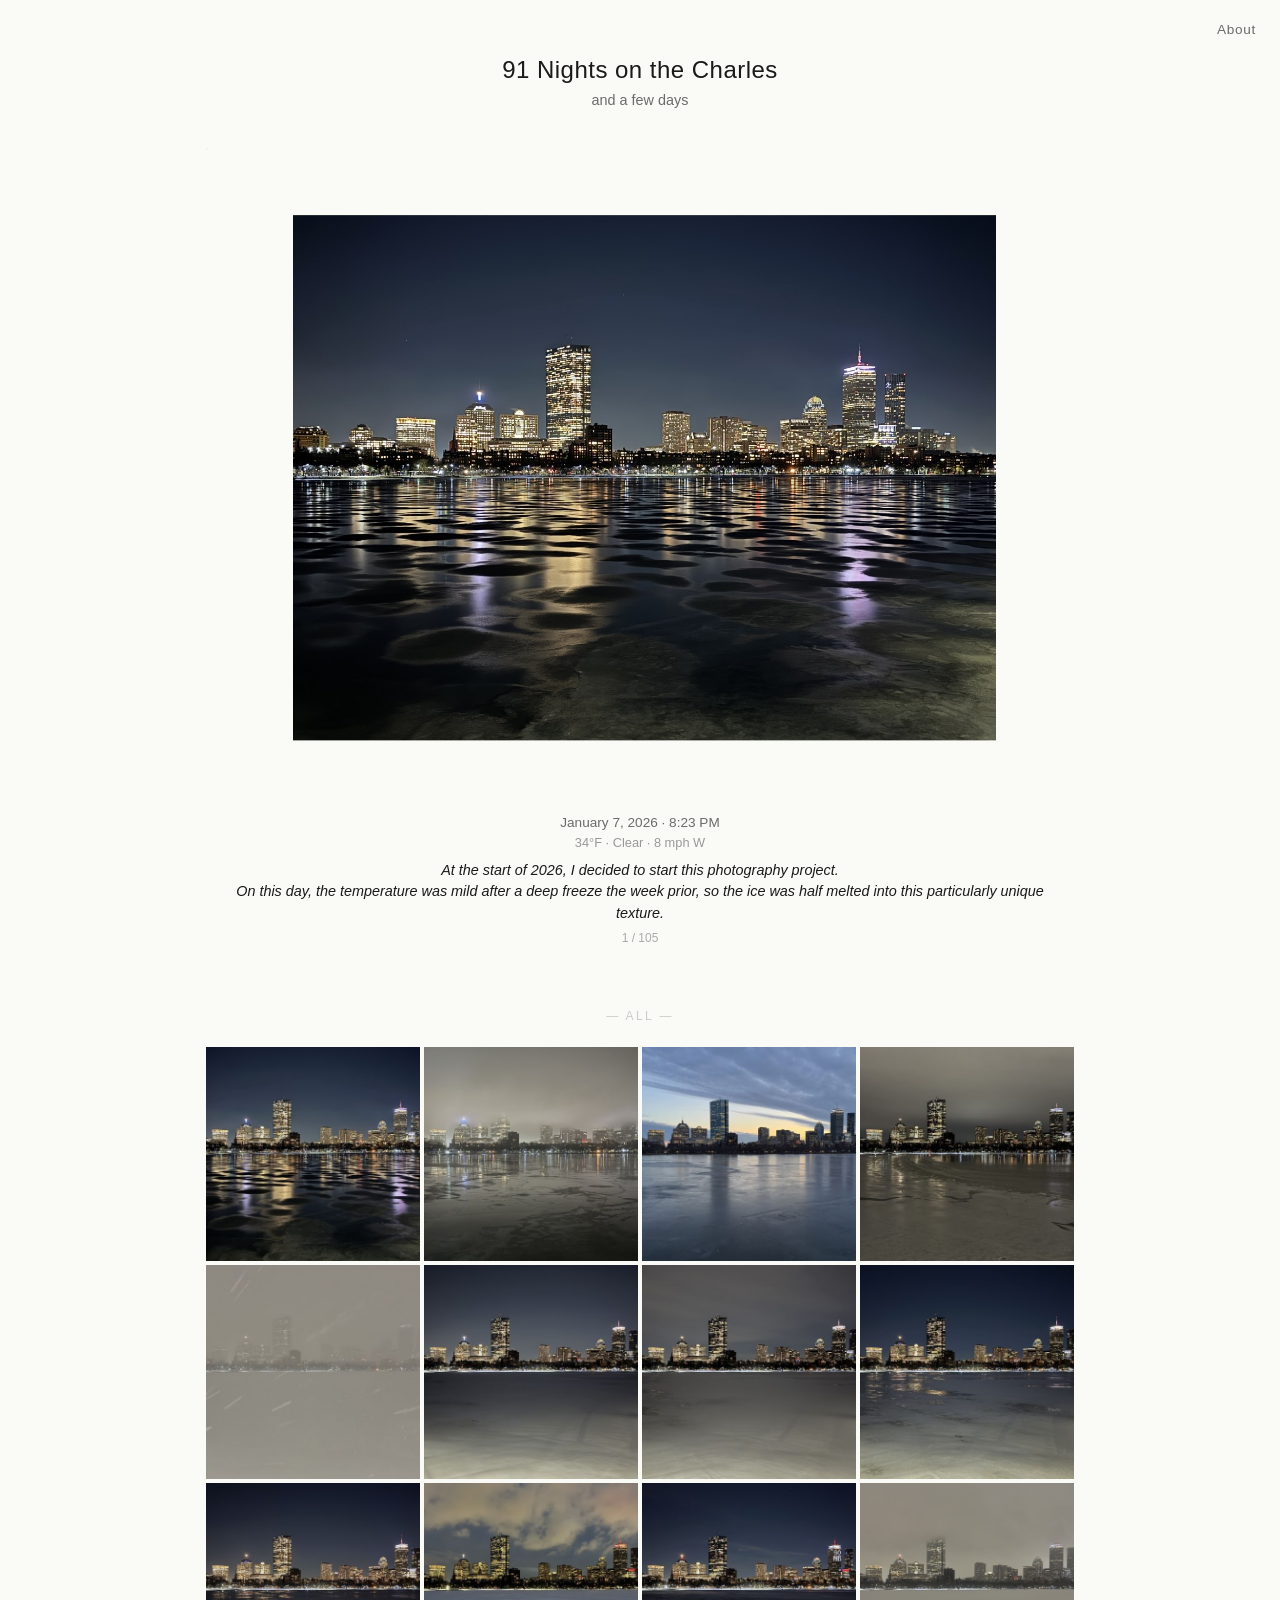
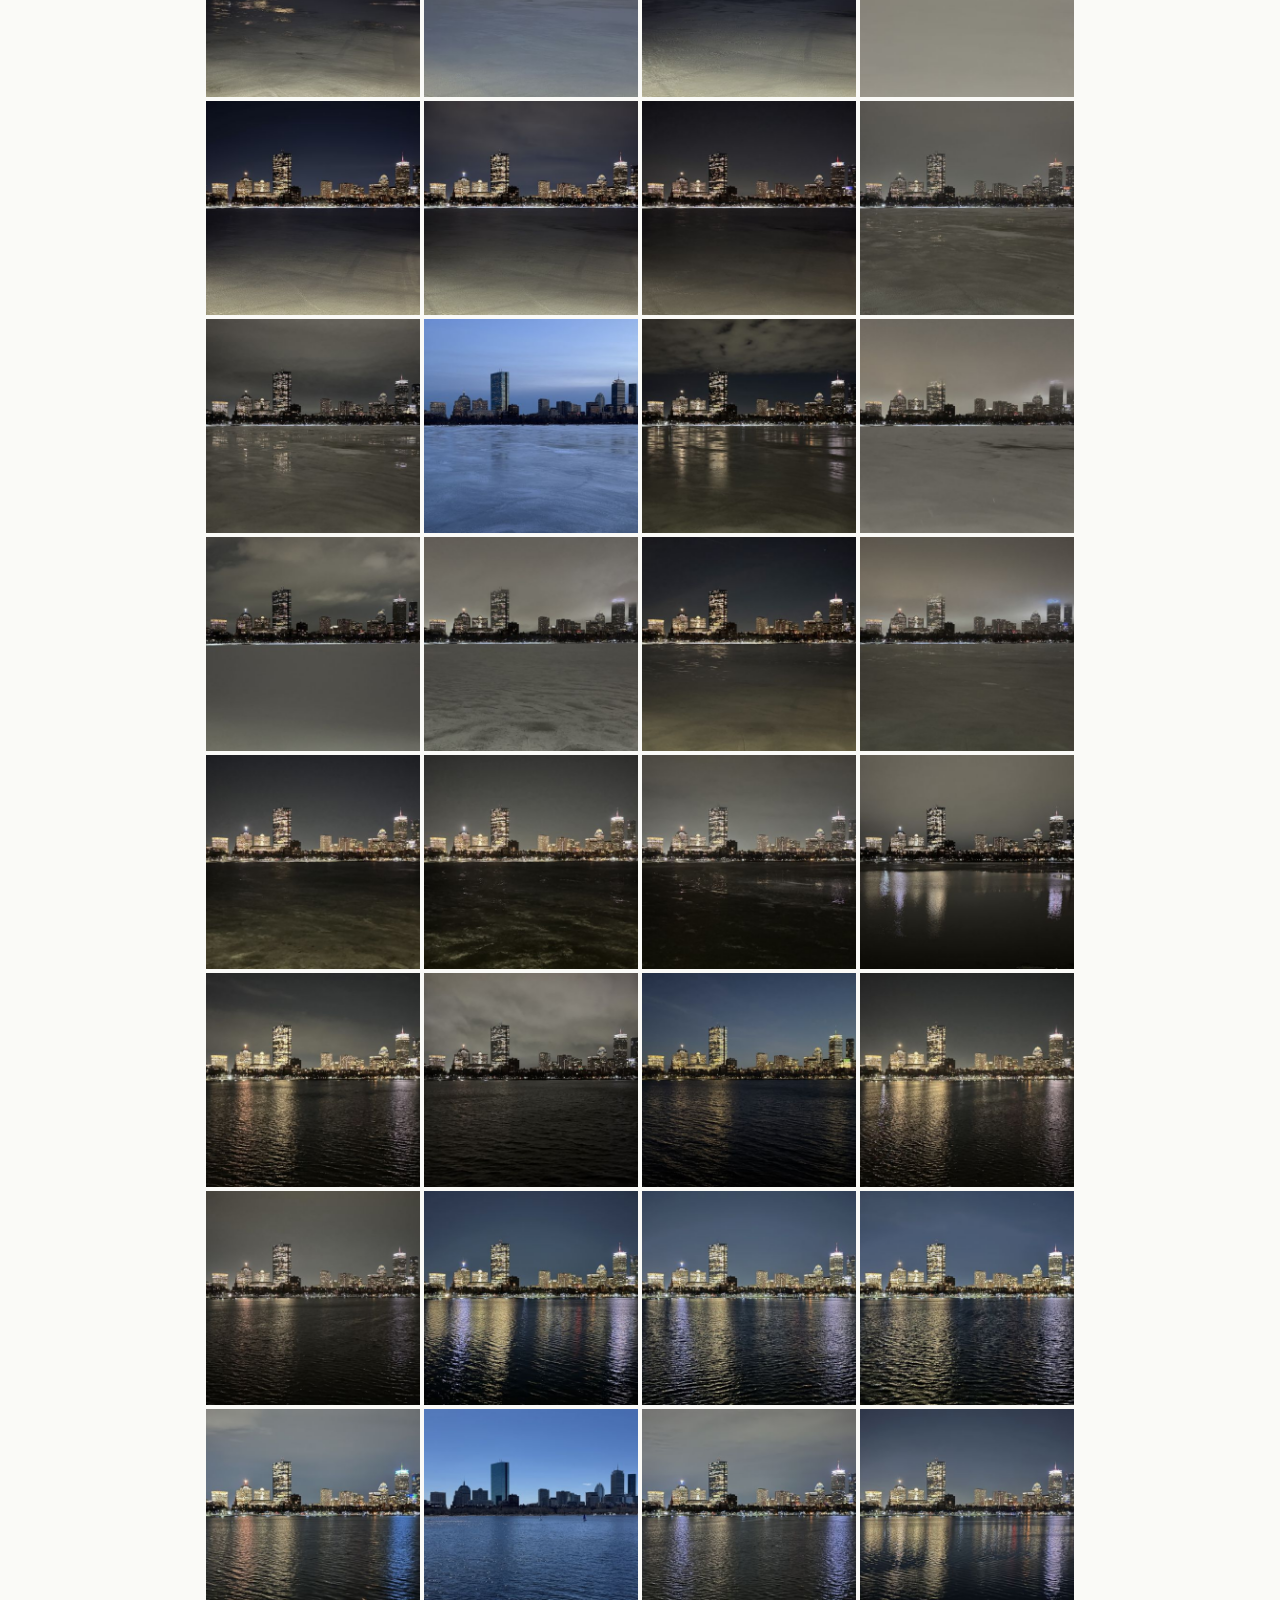
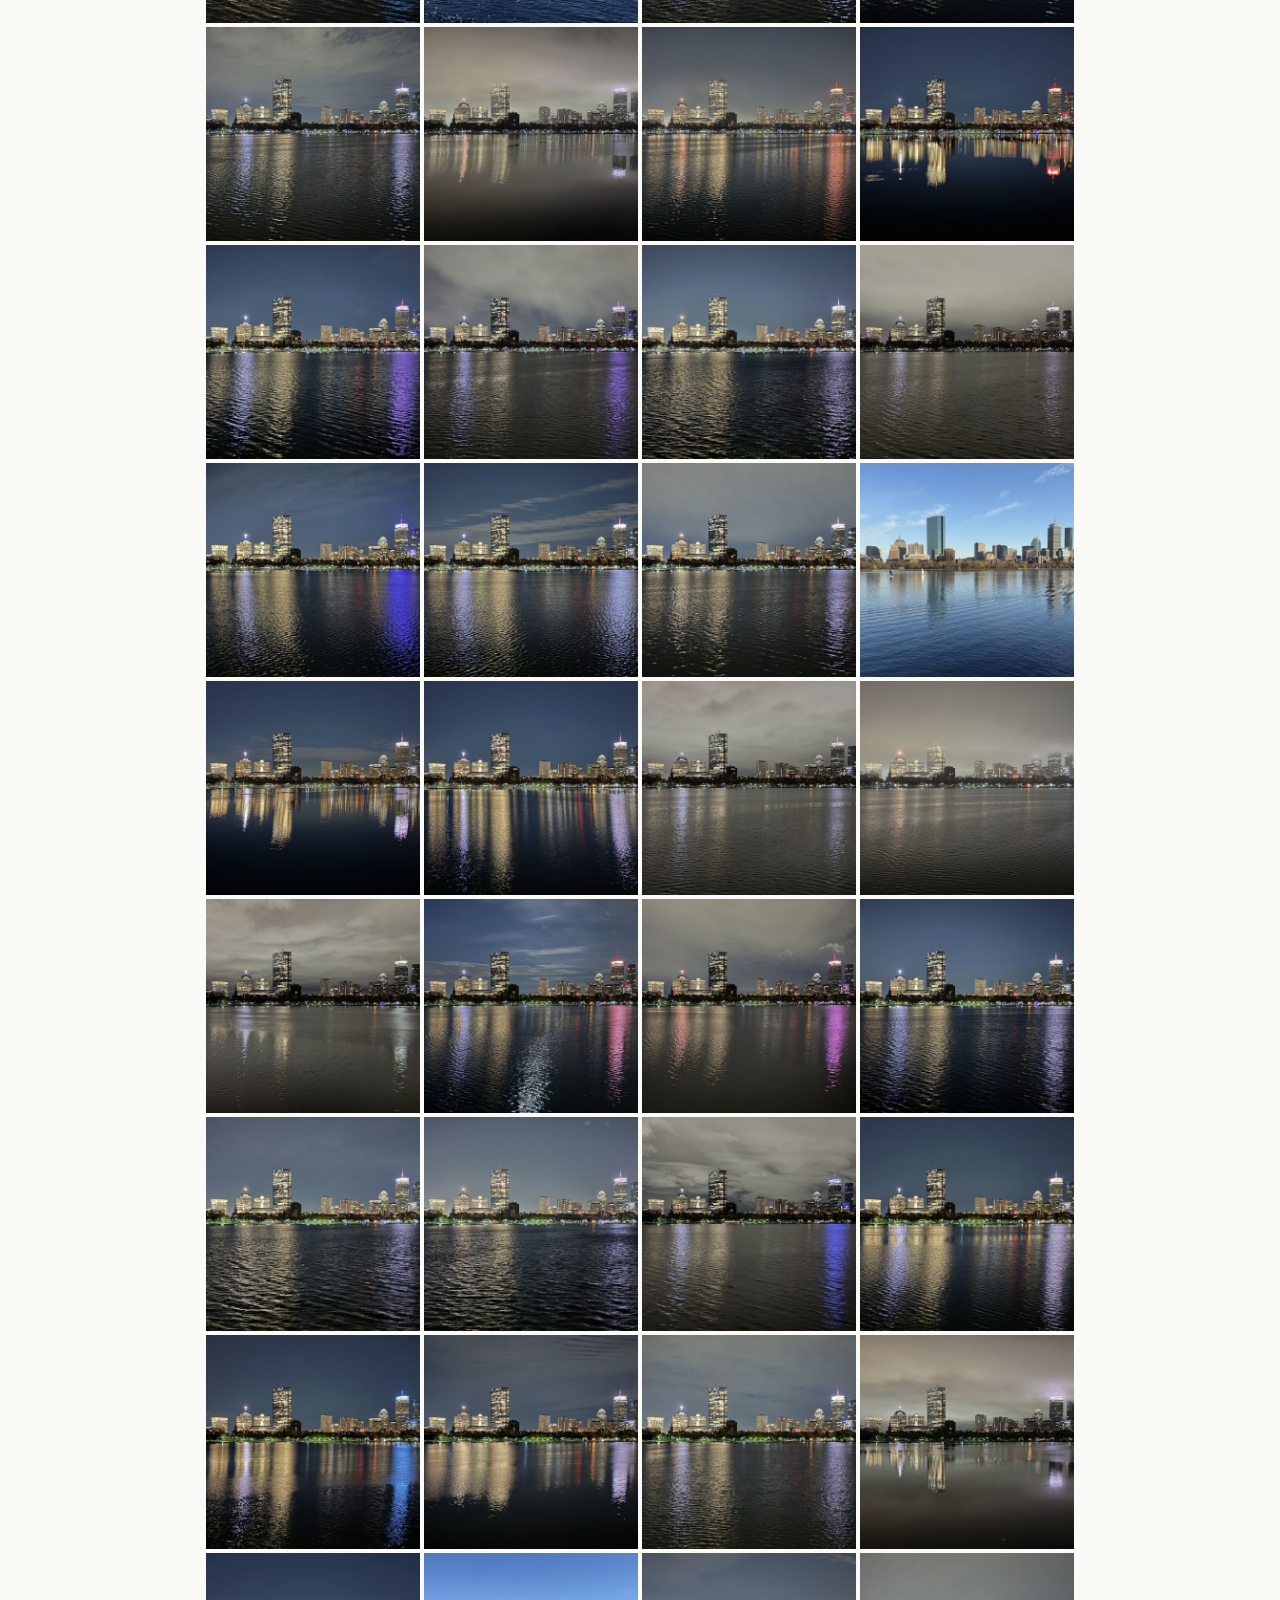
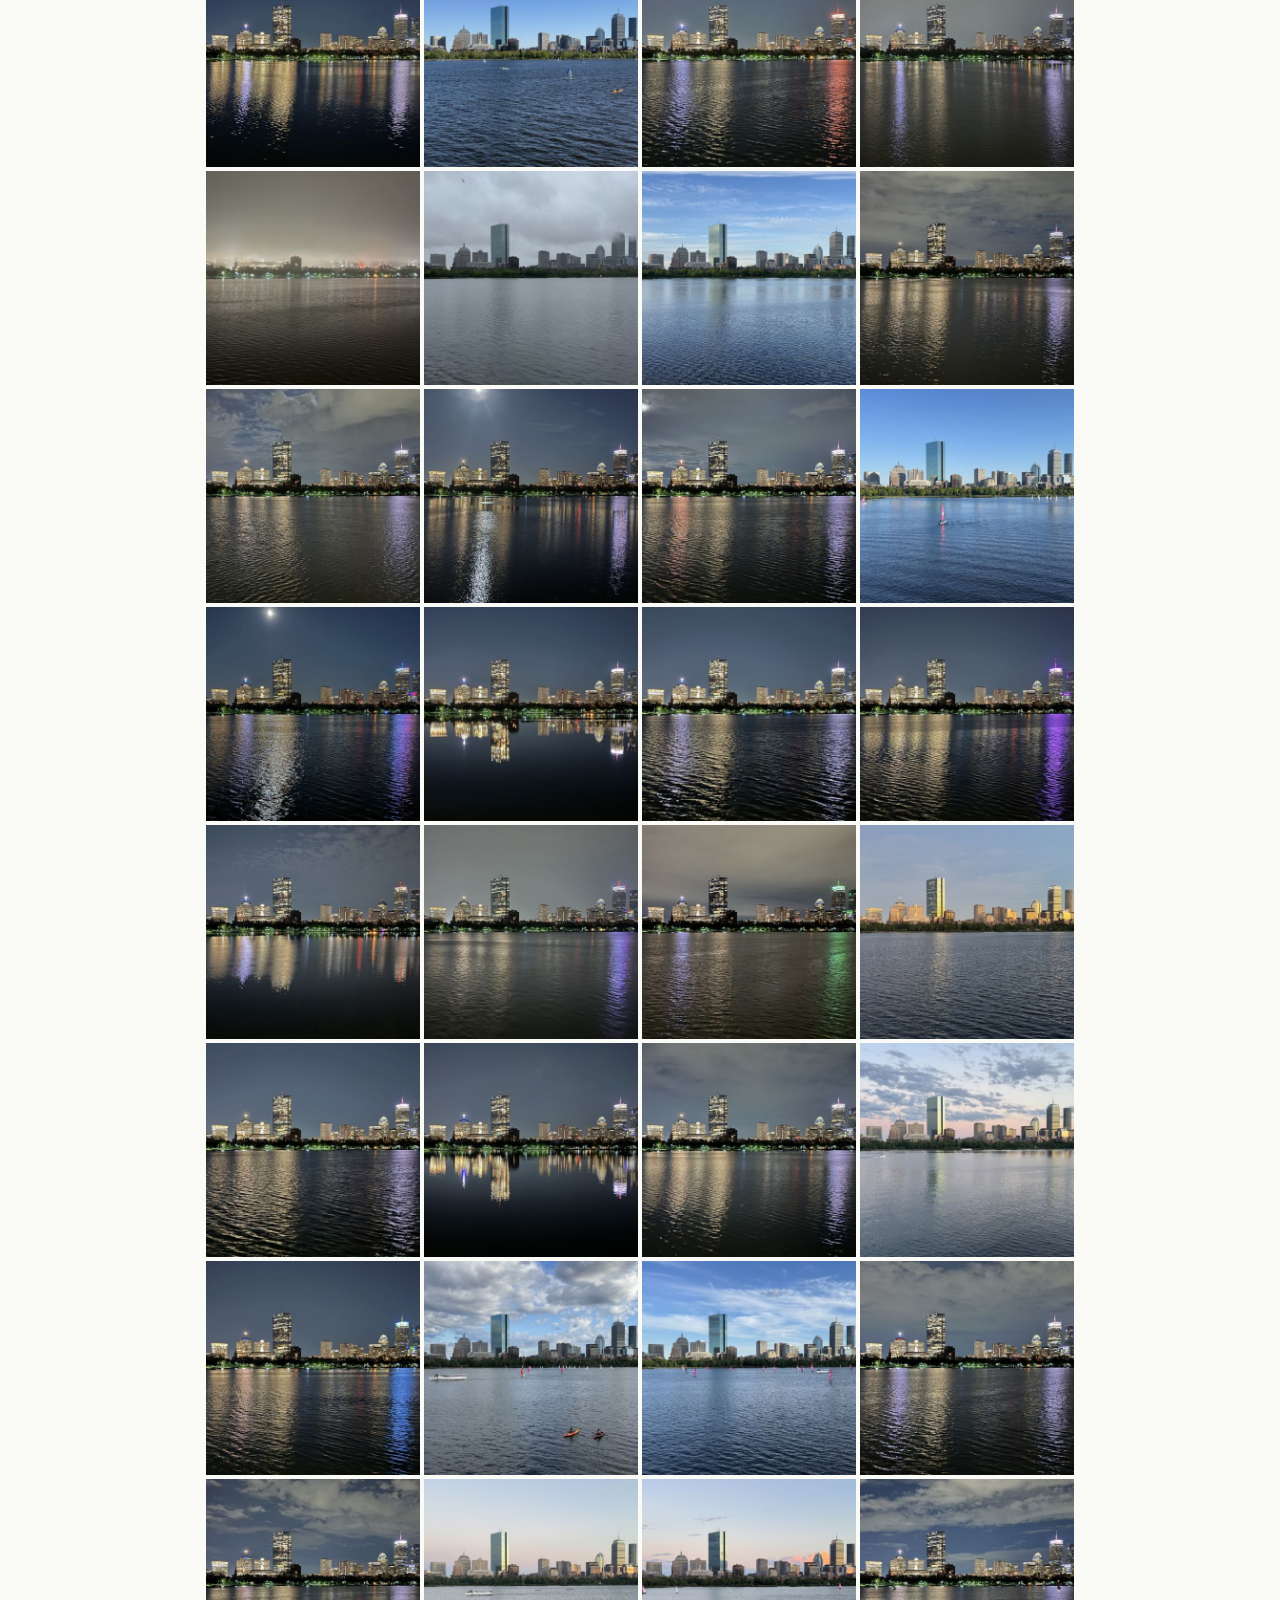
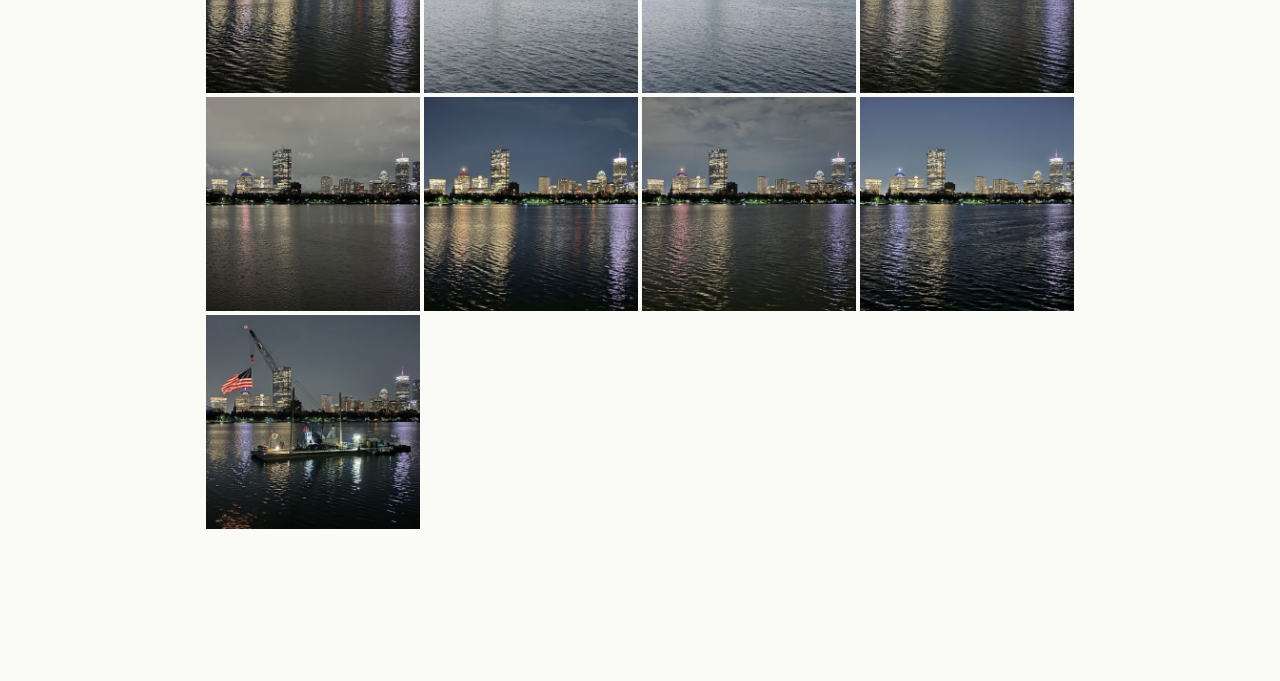
<file: index.html>
<!doctype html>
<html lang="en">
<head>
  <meta charset="utf-8">
  <meta name="viewport" content="width=device-width, initial-scale=1">
  <title>Photos on the Charles</title>
  <link rel="stylesheet" href="styles.css">
  <script src="app.js" defer></script>
</head>
<body>
  <nav class="site-nav"><a href="about.html">About</a></nav>

  <header>
    <h1 id="title">Photos on the Charles</h1>
    <p id="subtitle"></p>
  </header>

  <section class="carousel" aria-label="Photo slideshow">
    <div class="stage" id="stage">
      <button class="nav prev" id="prev" aria-label="Previous">&#8249;</button>
      <button class="nav next" id="next" aria-label="Next">&#8250;</button>
      <button class="playpause" id="playpause" type="button" aria-label="Pause slideshow">&#10073;&#10073;</button>
    </div>
    <div class="caption" id="caption"></div>
    <div class="counter" id="counter"></div>
  </section>

  <div class="divider">— ALL —</div>

  <section class="grid" id="grid" aria-label="All photos"></section>

  <footer></footer>
</body>
</html>
</file>
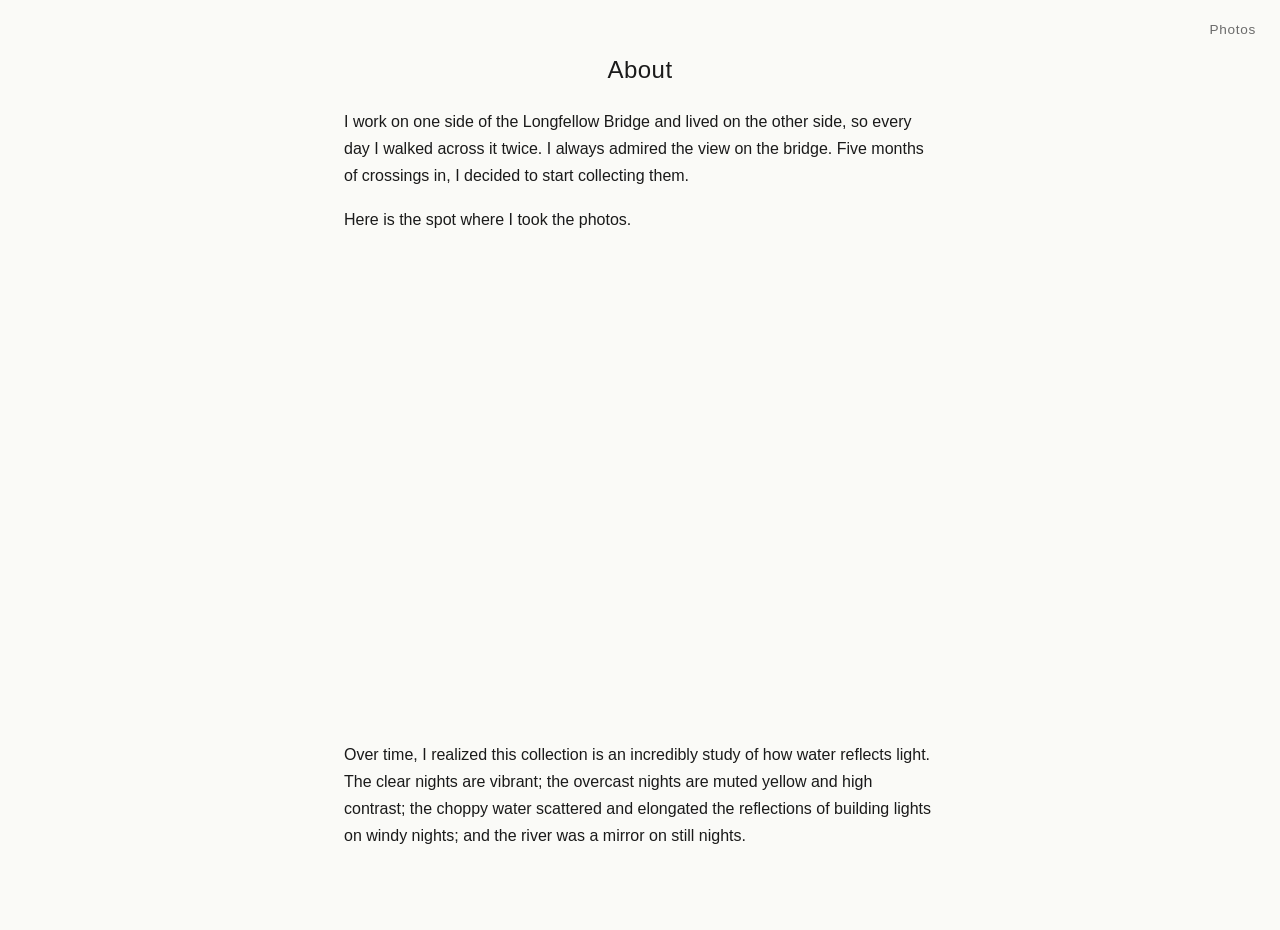
<file: about.html>
<!doctype html>
<html lang="en">
<head>
  <meta charset="utf-8">
  <meta name="viewport" content="width=device-width, initial-scale=1">
  <title>About — Photos on the Charles</title>
  <link rel="stylesheet" href="styles.css">
</head>
<body>
  <nav class="site-nav"><a href="/">Photos</a></nav>

  <header>
    <h1>About</h1>
  </header>

  <main class="about">

    <p>
      I work on one side of the Longfellow Bridge and lived on the other side,
      so every day I walked across it twice.
      I always admired the view on the bridge. 
      Five months of crossings in, I decided to start collecting them.
    </p>

    <p>
      Here is the spot where I took the photos.
    </p>

    <!-- To change where the pin drops: open google.com/maps, right-click on
         your spot, click the coordinates that appear at the top of the menu
         (that copies them), then paste them after `q=` below. Adjust `z=` for
         zoom level (higher = more zoomed in; 15 is a reasonable default). -->
    <div class="map">
      <iframe
        src="https://maps.google.com/maps?q=42.361615, -71.07807&z=15&output=embed"
        title="Where the photos are taken"
        loading="lazy"
        referrerpolicy="no-referrer-when-downgrade"></iframe>
    </div>

    <p>
      Over time, I realized this collection is an incredibly study of how water reflects light.
      The clear nights are vibrant; the overcast nights are muted yellow and high contrast;
      the choppy water scattered and elongated the reflections of building lights on windy nights;
      and the river was a mirror on still nights.
    </p>
  </main>
</body>
</html>
</file>
<file: styles.css>
:root {
  --bg: #fafaf7;
  --fg: #1a1a1a;
  --muted: #6b6b6b;
  --gap: 4px;
}

* { box-sizing: border-box; }

html, body {
  margin: 0;
  padding: 0;
  background: var(--bg);
  color: var(--fg);
  font-family: -apple-system, BlinkMacSystemFont, "Helvetica Neue", Helvetica, Arial, sans-serif;
  -webkit-font-smoothing: antialiased;
}

/* Site nav (top-right corner) */
.site-nav {
  position: absolute;
  top: 20px;
  right: 24px;
}
.site-nav a {
  color: var(--muted);
  text-decoration: none;
  font-size: 0.85rem;
  letter-spacing: 0.05em;
}
.site-nav a:hover { color: var(--fg); }

/* About page */
.about {
  max-width: 640px;
  margin: 0 auto 80px;
  padding: 0 24px;
  font-size: 1rem;
  line-height: 1.7;
  color: var(--fg);
}
.about p { margin: 0 0 1em; }
.about a { color: var(--fg); }

.map {
  margin: 32px 0;
  border-radius: 4px;
  overflow: hidden;
}
.map iframe {
  width: 100%;
  aspect-ratio: 4 / 3;
  border: 0;
  display: block;
}

/* Header */
header { text-align: center; padding: 56px 24px 24px; }
header h1 { margin: 0; font-weight: 400; font-size: 1.5rem; letter-spacing: 0.02em; }
header p { margin: 8px 0 0; color: var(--muted); font-size: 0.9rem; }

/* Carousel */
.carousel { max-width: 900px; margin: 0 auto; padding: 16px; }

.stage {
  position: relative;
  aspect-ratio: 4 / 3;
  background: #eee;
  overflow: hidden;
  border-radius: 2px;
}
.stage img {
  position: absolute;
  inset: 0;
  width: 100%;
  height: 100%;
  object-fit: cover;
  opacity: 0;
  z-index: 1;
  /* Outgoing photo: stay fully opaque underneath, then snap away only after the
     incoming one has finished fading in over it — a gapless crossfade (no dip to
     the stage background mid-transition). */
  transition: opacity 0s linear 600ms;
}
.stage img.active {
  opacity: 1;
  z-index: 2;                              /* incoming sits on top... */
  transition: opacity 600ms ease-in-out;  /* ...and fades in smoothly */
}

/* Carousel controls: one centered cluster below the image */
.controls {
  display: flex;
  justify-content: center;
  align-items: center;
  gap: 6px;
  margin-top: 12px;
}
.ctrl {
  appearance: none;
  background: none;
  border: none;
  width: 40px;
  height: 40px;
  border-radius: 50%;
  display: grid;
  place-items: center;
  color: var(--muted);
  cursor: pointer;
  transition: background 150ms, color 150ms;
  touch-action: manipulation; /* no double-tap-to-zoom; fast repeat taps */
}
.ctrl:hover { background: rgba(0, 0, 0, 0.06); color: var(--fg); }
.ctrl:focus-visible { outline: 2px solid var(--fg); outline-offset: 2px; }
.ctrl svg { width: 22px; height: 22px; display: block; }
#playpause svg { width: 19px; height: 19px; } /* filled icon reads larger; nudge down */

.caption {
  text-align: center;
  padding: 14px 8px 4px;
  color: var(--muted);
  font-size: 0.85rem;
  line-height: 1.5;
  font-variant-numeric: tabular-nums;
}
.weather { color: #999; font-size: 0.8rem; }
.note {
  color: var(--fg);
  font-style: italic;
  font-size: 0.9rem;
  margin-top: 6px;
  display: block;
  white-space: pre-line;
}
.counter {
  text-align: center;
  color: #aaa;
  font-size: 0.75rem;
  margin-top: 2px;
  font-variant-numeric: tabular-nums;
}

/* Divider */
.divider {
  text-align: center;
  color: #ccc;
  margin: 48px 0 24px;
  font-size: 0.75rem;
  letter-spacing: 0.2em;
}

/* Grid */
.grid {
  display: grid;
  grid-template-columns: repeat(4, 1fr);
  gap: var(--gap);
  max-width: 900px;
  margin: 0 auto 80px;
  padding: 0 16px;
}
.grid button {
  appearance: none;
  background: #eee;
  border: none;
  padding: 0;
  cursor: pointer;
  aspect-ratio: 1 / 1;
  overflow: hidden;
  touch-action: manipulation; /* no double-tap-to-zoom on thumbnails */
}
.grid img {
  width: 100%;
  height: 100%;
  object-fit: cover;
  display: block;
  transition: transform 250ms ease;
}
.grid button:hover img { transform: scale(1.04); }
.grid button:focus-visible { outline: 2px solid var(--fg); outline-offset: 2px; }

/* Footer */
footer { text-align: center; color: #bbb; font-size: 0.75rem; padding: 24px 16px 48px; }

/* Mobile */
@media (max-width: 600px) {
  header { padding: 32px 16px 16px; }
  .grid { gap: 2px; }
}
</file>
